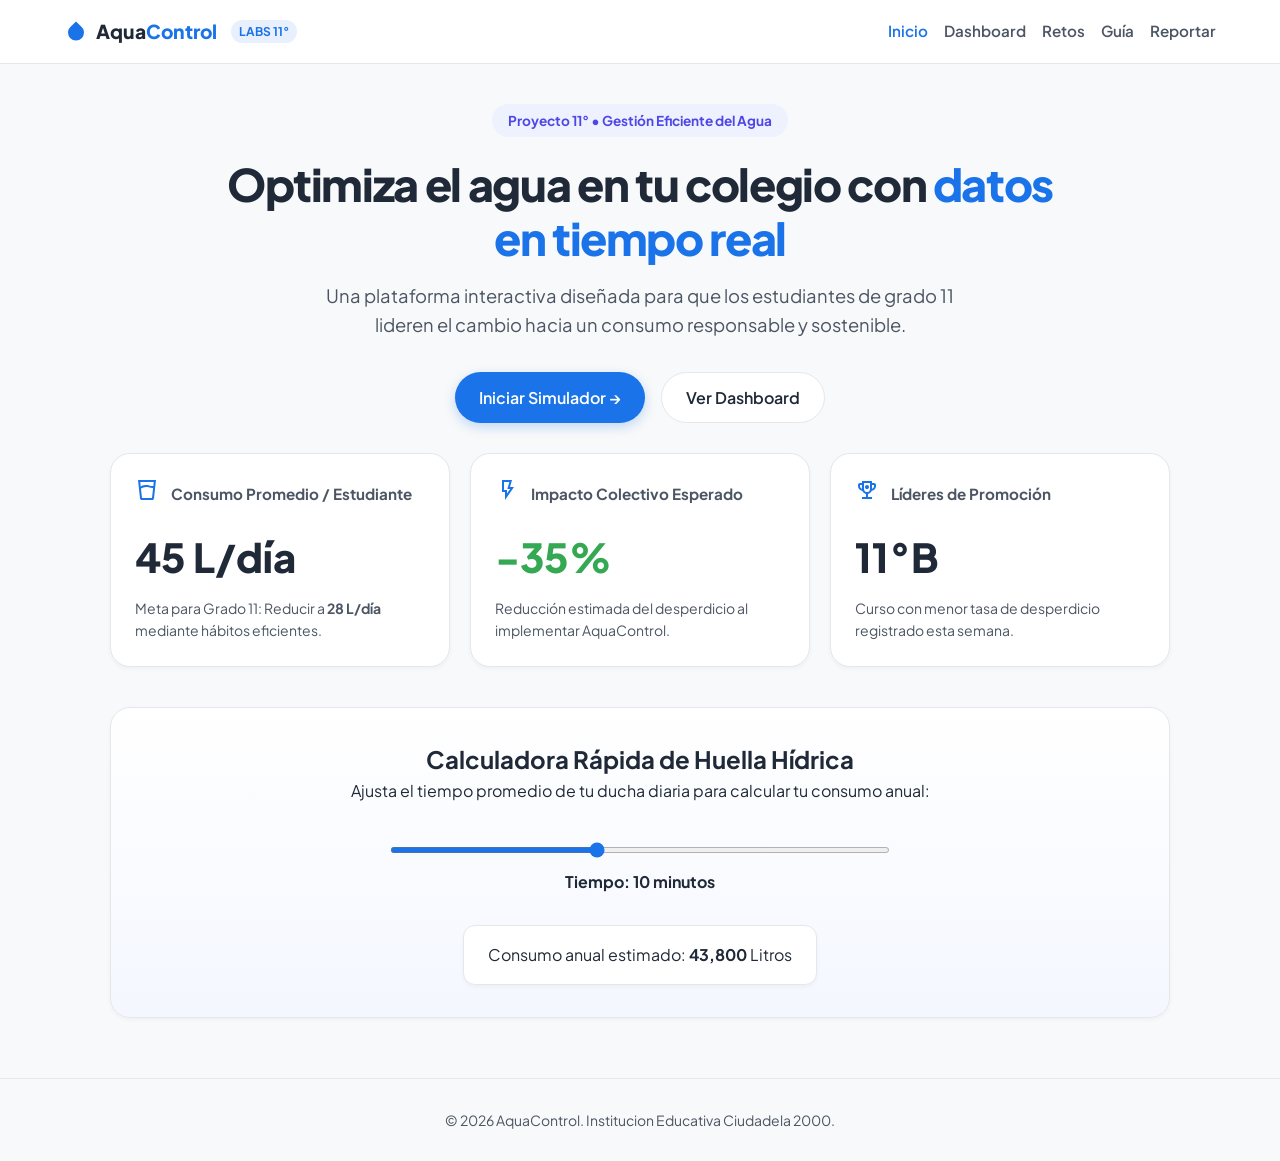
<file: index.html>
<!doctype html>
<html lang="es">
  <head>
    <meta charset="UTF-8" />
    <meta name="viewport" content="width=device-width, initial-scale=1.0" />
    <title>AquaControl</title>
    <link rel="stylesheet" href="css/style.css?v=20261015" />
    <link rel="preconnect" href="https://fonts.googleapis.com" />
    <link rel="preconnect" href="https://fonts.gstatic.com" crossorigin />
    <link rel="shortcut icon" href="assets/favicon.png" type="image/x-png">
    <link
      href="https://fonts.googleapis.com/css2?family=Plus+Jakarta+Sans:wght@400;500;600;700;800&display=swap"
      rel="stylesheet"
    />
  </head>
  <body>
    <header class="navbar">
      <div class="logo">
        <span class="logo-icon"
          ><svg
            xmlns="http://www.w3.org/2000/svg"
            height="24px"
            viewBox="0 -960 960 960"
            width="24px"
            fill="#1a73e8"
          >
            <path
              d="M480-100q-133 0-226.5-92T160-416q0-63 24.5-120.5T254-638l226-222 226 222q45 44 69.5 101.5T800-416q0 132-93.5 224T480-100Z"
            />
          </svg>
        </span>
        <span class="logo-text"
          >Aqua<span class="highlight">Control</span></span
        >
        <span class="badge-lab">LABS 11°</span>
      </div>
      <nav>
        <a href="index.html" class="active">Inicio</a>
        <a href="pages/dashboard.html">Dashboard</a>
        <a href="pages/retos.html">Retos</a>
        <a href="pages/guia.html">Guía</a>
        <a href="pages/reporte.html">Reportar</a>
      </nav>
    </header>

    <main>
      <section class="hero">
        <div class="pill-tag">Proyecto 11° • Gestión Eficiente del Agua</div>
        <h1>
          Optimiza el agua en tu colegio con
          <span class="text-blue">datos en tiempo real</span>
        </h1>
        <p class="hero-subtitle">
          Una plataforma interactiva diseñada para que los estudiantes de grado
          11 lideren el cambio hacia un consumo responsable y sostenible.
        </p>
        <div class="hero-actions">
          <a href="#calculadora" class="btn btn-primary"
            >Iniciar Simulador →</a
          >
          <a href="pages/dashboard.html" class="btn btn-secondary">Ver Dashboard</a>
        </div>
      </section>

      <section id="impacto" class="grid-section">
        <div class="card metric-card">
          <div class="card-header">
            <span class="card-icon"
              ><svg
                xmlns="http://www.w3.org/2000/svg"
                height="24px"
                viewBox="0 -960 960 960"
                width="24px"
                fill="#1a73e8"
              >
                <path
                  d="M444-600q-55 0-108 15.5T238-538l42 378h400l44-400h-28q-38 0-69-5.5T542-587q-23-7-48-10t-50-3Zm-216-25q51-27 105.5-41T445-680q30 0 59.5 4t58.5 12q50 14 76.5 19t56.5 5h37l17-160H210l18 175Zm51 545q-31 0-53.5-20T200-151l-80-729h720l-80 729q-3 31-25.5 51T681-80H279Zm165-80h236-400 164Z"
                />
              </svg>
            </span>
            <span class="card-title">Consumo Promedio / Estudiante</span>
          </div>
          <div class="card-value" id="val-consumo">45 L/día</div>
          <p class="card-desc">
            Meta para Grado 11: Reducir a <b>28 L/día</b> mediante hábitos
            eficientes.
          </p>
        </div>

        <div class="card metric-card">
          <div class="card-header">
            <span class="card-icon">
              <svg
                xmlns="http://www.w3.org/2000/svg"
                height="24px"
                viewBox="0 -960 960 960"
                width="24px"
                fill="#1a73e8"
              >
                <path
                  d="m480-336 128-184H494l80-280H360v320h120v144ZM400-80v-320H280v-480h400l-80 280h160L400-80Zm80-400H360h120Z"
                />
              </svg>
            </span>
            <span class="card-title">Impacto Colectivo Esperado</span>
          </div>
          <div class="card-value text-green">-35%</div>
          <p class="card-desc">
            Reducción estimada del desperdicio al implementar AquaControl.
          </p>
        </div>

        <div class="card metric-card">
          <div class="card-header">
            <span class="card-icon">
              <svg
                xmlns="http://www.w3.org/2000/svg"
                height="24px"
                viewBox="0 -960 960 960"
                width="24px"
                fill="#1a73e8"
              >
                <path
                  d="M536.5-543.5Q560-567 560-600t-23.5-56.5Q513-680 480-680t-56.5 23.5Q400-633 400-600t23.5 56.5Q447-520 480-520t56.5-23.5ZM280-120v-80h160v-124q-49-11-87.5-41.5T296-442q-75-9-125.5-65.5T120-640v-40q0-33 23.5-56.5T200-760h80v-80h400v80h80q33 0 56.5 23.5T840-680v40q0 76-50.5 132.5T664-442q-18 46-56.5 76.5T520-324v124h160v80H280Zm0-408v-152h-80v40q0 38 22 68.5t58 43.5Zm285 93q35-35 35-85v-240H360v240q0 50 35 85t85 35q50 0 85-35Zm115-93q36-13 58-43.5t22-68.5v-40h-80v152Zm-200-52Z"
                />
              </svg>
            </span>
            <span class="card-title">Líderes de Promoción</span>
          </div>
          <div class="card-value">11°B</div>
          <p class="card-desc">
            Curso con menor tasa de desperdicio registrado esta semana.
          </p>
        </div>
      </section>

      <section id="calculadora" class="interactive-section">
        <div class="card wide-card">
          <h2>Calculadora Rápida de Huella Hídrica</h2>
          <p>
            Ajusta el tiempo promedio de tu ducha diaria para calcular tu
            consumo anual:
          </p>

          <div class="slider-container">
            <input
              type="range"
              id="minutos-ducha"
              min="3"
              max="20"
              value="10"
              class="slider"
            />
            <div class="slider-label">
              Tiempo: <span id="ducha-val">10</span> minutos
            </div>
          </div>

          <div class="result-box">
            <p>
              Consumo anual estimado:
              <strong id="resultado-litros">43,800</strong> Litros
            </p>
          </div>
        </div>
      </section>
    </main>

    <footer>
      <p>
        © 2026 AquaControl. Institucion Educativa Ciudadela 2000.
      </p>
    </footer>

    <script src="js/main.js"></script>
  </body>
</html>
</file>
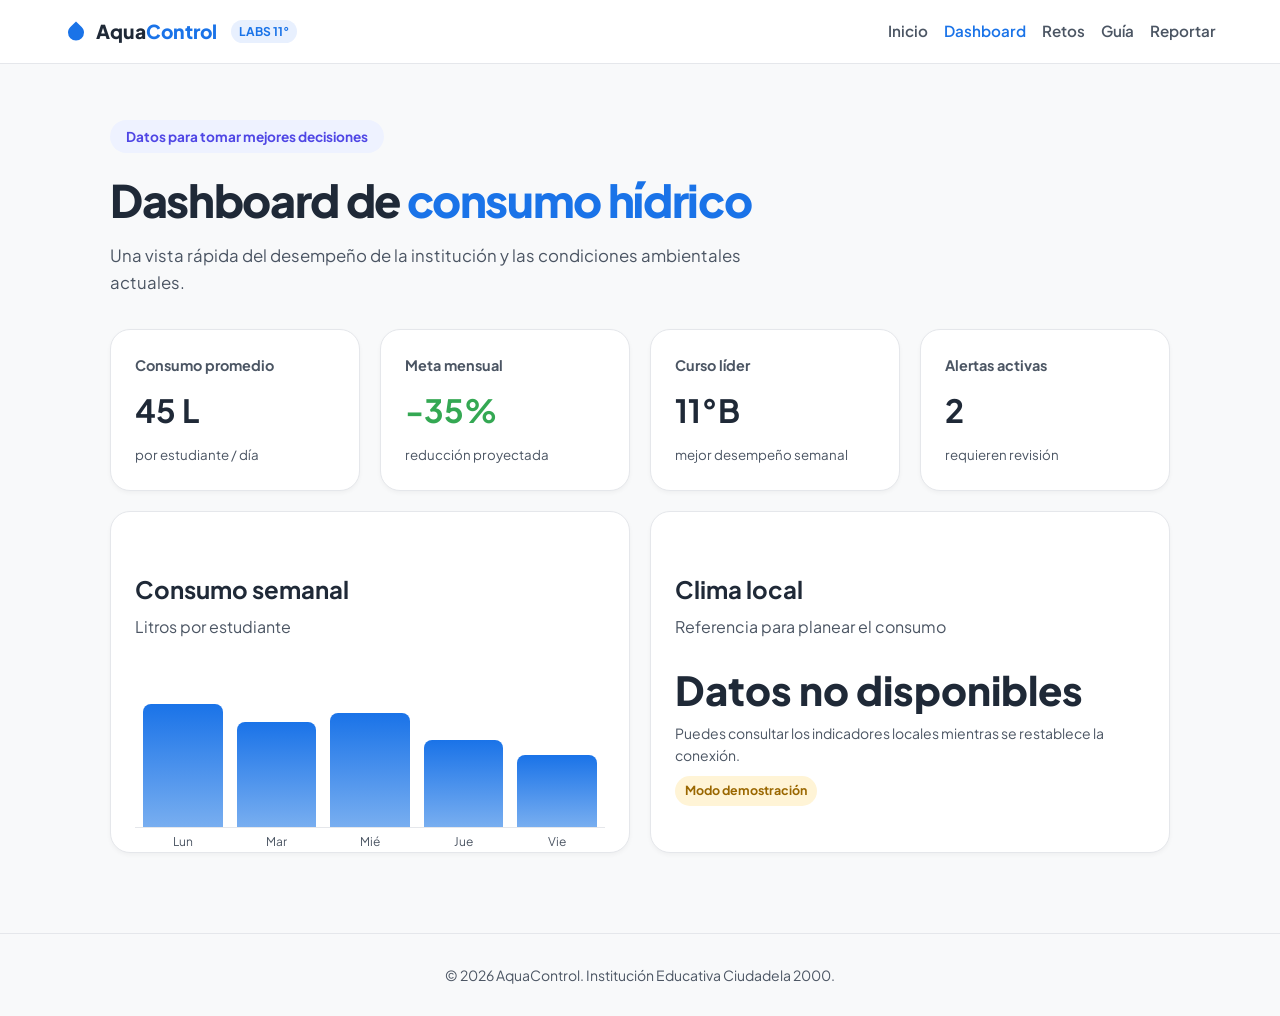
<file: pages/dashboard.html>
<!doctype html>
<html lang="es">
  <head>
    <meta charset="UTF-8" />
    <meta name="viewport" content="width=device-width, initial-scale=1.0" />
    <title>Dashboard | AquaControl</title>
    <link rel="stylesheet" href="../css/style.css?v=20261015" />
    <link rel="shortcut icon" href="../assets/favicon.png" type="image/x-png" />
    <link rel="preconnect" href="https://fonts.googleapis.com" />
    <link rel="preconnect" href="https://fonts.gstatic.com" crossorigin />
    <link href="https://fonts.googleapis.com/css2?family=Plus+Jakarta+Sans:wght@400;500;600;700;800&display=swap" rel="stylesheet" />
    <style>
      .page-hero,.page-content{max-width:1100px;margin-left:auto;margin-right:auto;padding-left:20px;padding-right:20px}.page-hero{margin-top:56px;margin-bottom:32px}.page-hero p{color:#4B5563;max-width:680px;font-size:1.05rem}.page-content{margin-bottom:80px}.stat-grid,.content-grid{display:grid;gap:20px}.stat-grid{grid-template-columns:repeat(4,minmax(0,1fr));margin-bottom:20px}.content-grid{grid-template-columns:repeat(2,minmax(0,1fr))}.stat-card{min-width:0}.stat-card h3{color:#4B5563;font-size:.9rem;margin-bottom:8px;white-space:nowrap;overflow:hidden;text-overflow:ellipsis}.stat-card strong{font-size:2rem}.stat-card small{display:block;color:#4B5563;margin-top:8px}.section-heading{margin:34px 0 18px}.section-heading h2{font-size:1.5rem;margin-bottom:6px}.section-heading p{color:#4B5563}.chart-card{min-height:260px}.bar-chart{height:170px;display:flex;align-items:end;gap:14px;padding:20px 8px 0;border-bottom:1px solid #E5E7EB}.bar{flex:1;background:linear-gradient(180deg,#1A73E8,#78aef0);border-radius:8px 8px 0 0;min-height:20px;position:relative}.bar span{position:absolute;bottom:-25px;width:100%;text-align:center;font-size:.75rem;color:#4B5563}.status{display:inline-block;padding:5px 10px;border-radius:20px;font-size:.78rem;font-weight:700;margin-top:10px}.status-success{background:#e7f6ec;color:#21863a}.status-warning{background:#fff4d6;color:#9a6700}@media(max-width:900px){.stat-grid{grid-template-columns:repeat(2,minmax(0,1fr))}}@media(max-width:600px){.page-hero{margin-top:32px;margin-bottom:24px}.page-hero p{font-size:.95rem}.page-content{padding-left:16px;padding-right:16px;margin-bottom:52px}.stat-grid,.content-grid{grid-template-columns:1fr;gap:14px}.stat-card strong{font-size:1.8rem}.card{padding:20px}.bar-chart{gap:8px;padding-left:0;padding-right:0}}
    </style>
  </head>
  <body data-page="dashboard">
    <header class="navbar">
      <a class="logo" href="../index.html"><span class="logo-icon"><svg xmlns="http://www.w3.org/2000/svg" height="24" viewBox="0 -960 960 960" width="24" fill="currentColor"><path d="M480-100q-133 0-226.5-92T160-416q0-63 24.5-120.5T254-638l226-222 226 222q45 44 69.5 101.5T800-416q0 132-93.5 224T480-100Z"/></svg></span><span class="logo-text">Aqua<span class="highlight">Control</span></span><span class="badge-lab">LABS 11°</span></a>
      <nav><a href="../index.html">Inicio</a><a class="active" href="dashboard.html">Dashboard</a><a href="retos.html">Retos</a><a href="guia.html">Guía</a><a href="reporte.html">Reportar</a></nav>
    </header>
    <main>
      <section class="page-hero"><span class="pill-tag">Datos para tomar mejores decisiones</span><h1>Dashboard de <span class="text-blue">consumo hídrico</span></h1><p>Una vista rápida del desempeño de la institución y las condiciones ambientales actuales.</p></section>
      <section class="page-content">
        <div class="stat-grid">
          <article class="card stat-card"><h3>Consumo promedio</h3><strong>45 L</strong><small>por estudiante / día</small></article>
          <article class="card stat-card"><h3>Meta mensual</h3><strong class="text-green">-35%</strong><small>reducción proyectada</small></article>
          <article class="card stat-card"><h3>Curso líder</h3><strong>11°B</strong><small>mejor desempeño semanal</small></article>
          <article class="card stat-card"><h3>Alertas activas</h3><strong>2</strong><small>requieren revisión</small></article>
        </div>
        <div class="content-grid">
          <article class="card chart-card"><div class="section-heading"><h2>Consumo semanal</h2><p>Litros por estudiante</p></div><div class="bar-chart"><div class="bar" style="height: 82%"><span>Lun</span></div><div class="bar" style="height: 70%"><span>Mar</span></div><div class="bar" style="height: 76%"><span>Mié</span></div><div class="bar" style="height: 58%"><span>Jue</span></div><div class="bar" style="height: 48%"><span>Vie</span></div></div></article>
          <article class="card"><div class="section-heading"><h2>Clima local</h2><p>Referencia para planear el consumo</p></div><strong id="weather-value" class="card-value">Consultando...</strong><p id="weather-details" class="card-desc">Conectando con Open-Meteo.</p><span id="weather-status" class="status status-warning">Cargando</span></article>
        </div>
      </section>
    </main>
    <footer><p>© <span data-year></span> AquaControl. Institución Educativa Ciudadela 2000.</p></footer>
    <script src="../js/pages.js"></script>
  </body>
</html>
</file>
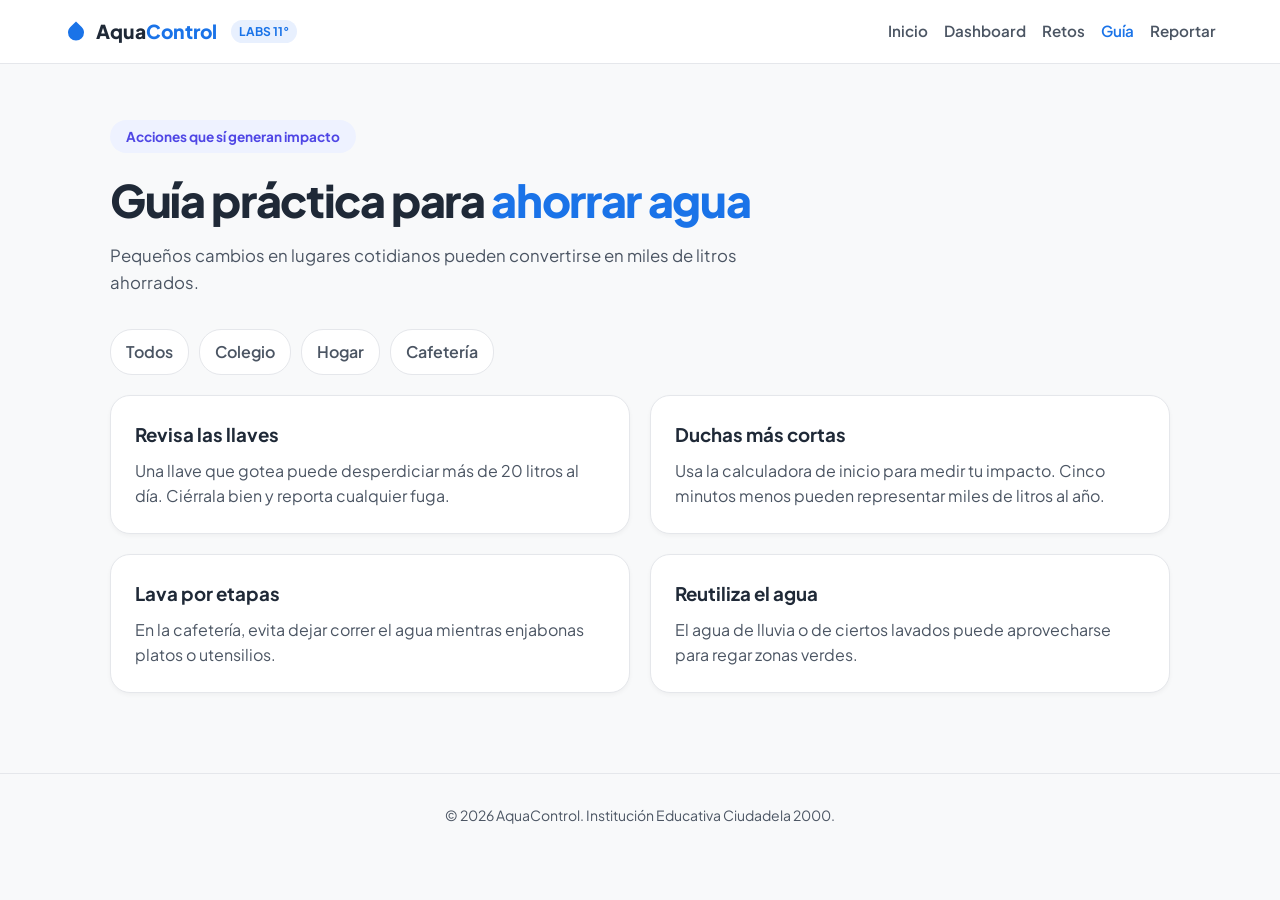
<file: pages/guia.html>
<!doctype html>
<html lang="es">
  <head><meta charset="UTF-8" /><meta name="viewport" content="width=device-width, initial-scale=1.0" /><title>Guía de ahorro | AquaControl</title><link rel="stylesheet" href="../css/style.css?v=20261015" /><link rel="shortcut icon" href="../assets/favicon.png" type="image/x-png" /><link rel="preconnect" href="https://fonts.googleapis.com" /><link rel="preconnect" href="https://fonts.gstatic.com" crossorigin /><link href="https://fonts.googleapis.com/css2?family=Plus+Jakarta+Sans:wght@400;500;600;700;800&display=swap" rel="stylesheet" /><style>.page-hero,.page-content{max-width:1100px;margin-left:auto;margin-right:auto;padding-left:20px;padding-right:20px}.page-hero{margin-top:56px;margin-bottom:32px}.page-hero p{color:#4B5563;max-width:680px;font-size:1.05rem}.page-content{margin-bottom:80px}.filter-bar{display:flex;flex-wrap:wrap;gap:10px;margin-bottom:20px}.filter-button{border:1px solid #E5E7EB;background:#fff;color:#4B5563;padding:9px 15px;border-radius:22px;cursor:pointer;font-weight:600}.content-grid{display:grid;grid-template-columns:repeat(2,minmax(0,1fr));gap:20px}.guide-card h3{margin-bottom:8px}.guide-card p{color:#4B5563}.guide-card[hidden]{display:none}@media(max-width:600px){.page-hero{margin-top:32px;margin-bottom:24px}.page-hero p{font-size:.95rem}.page-content{padding-left:16px;padding-right:16px;margin-bottom:52px}.content-grid{grid-template-columns:1fr;gap:14px}.card{padding:20px}}
</style></head>
  <body data-page="guia">
    <header class="navbar"><a class="logo" href="../index.html"><span class="logo-icon"><svg xmlns="http://www.w3.org/2000/svg" height="24" viewBox="0 -960 960 960" width="24" fill="currentColor"><path d="M480-100q-133 0-226.5-92T160-416q0-63 24.5-120.5T254-638l226-222 226 222q45 44 69.5 101.5T800-416q0 132-93.5 224T480-100Z"/></svg></span><span class="logo-text">Aqua<span class="highlight">Control</span></span><span class="badge-lab">LABS 11°</span></a><nav><a href="../index.html">Inicio</a><a href="dashboard.html">Dashboard</a><a href="retos.html">Retos</a><a class="active" href="guia.html">Guía</a><a href="reporte.html">Reportar</a></nav></header>
    <main><section class="page-hero"><span class="pill-tag">Acciones que sí generan impacto</span><h1>Guía práctica para <span class="text-blue">ahorrar agua</span></h1><p>Pequeños cambios en lugares cotidianos pueden convertirse en miles de litros ahorrados.</p></section><section class="page-content"><div class="filter-bar"><button class="filter-button filter-active" data-filter="todos">Todos</button><button class="filter-button" data-filter="colegio">Colegio</button><button class="filter-button" data-filter="hogar">Hogar</button><button class="filter-button" data-filter="cafeteria">Cafetería</button></div><div class="content-grid"><article class="card guide-card" data-category="colegio"><h3>Revisa las llaves</h3><p>Una llave que gotea puede desperdiciar más de 20 litros al día. Ciérrala bien y reporta cualquier fuga.</p></article><article class="card guide-card" data-category="hogar"><h3>Duchas más cortas</h3><p>Usa la calculadora de inicio para medir tu impacto. Cinco minutos menos pueden representar miles de litros al año.</p></article><article class="card guide-card" data-category="cafeteria"><h3>Lava por etapas</h3><p>En la cafetería, evita dejar correr el agua mientras enjabonas platos o utensilios.</p></article><article class="card guide-card" data-category="colegio"><h3>Reutiliza el agua</h3><p>El agua de lluvia o de ciertos lavados puede aprovecharse para regar zonas verdes.</p></article></div></section></main>
    <footer><p>© <span data-year></span> AquaControl. Institución Educativa Ciudadela 2000.</p></footer><script src="../js/pages.js"></script>
  </body>
</html>
</file>
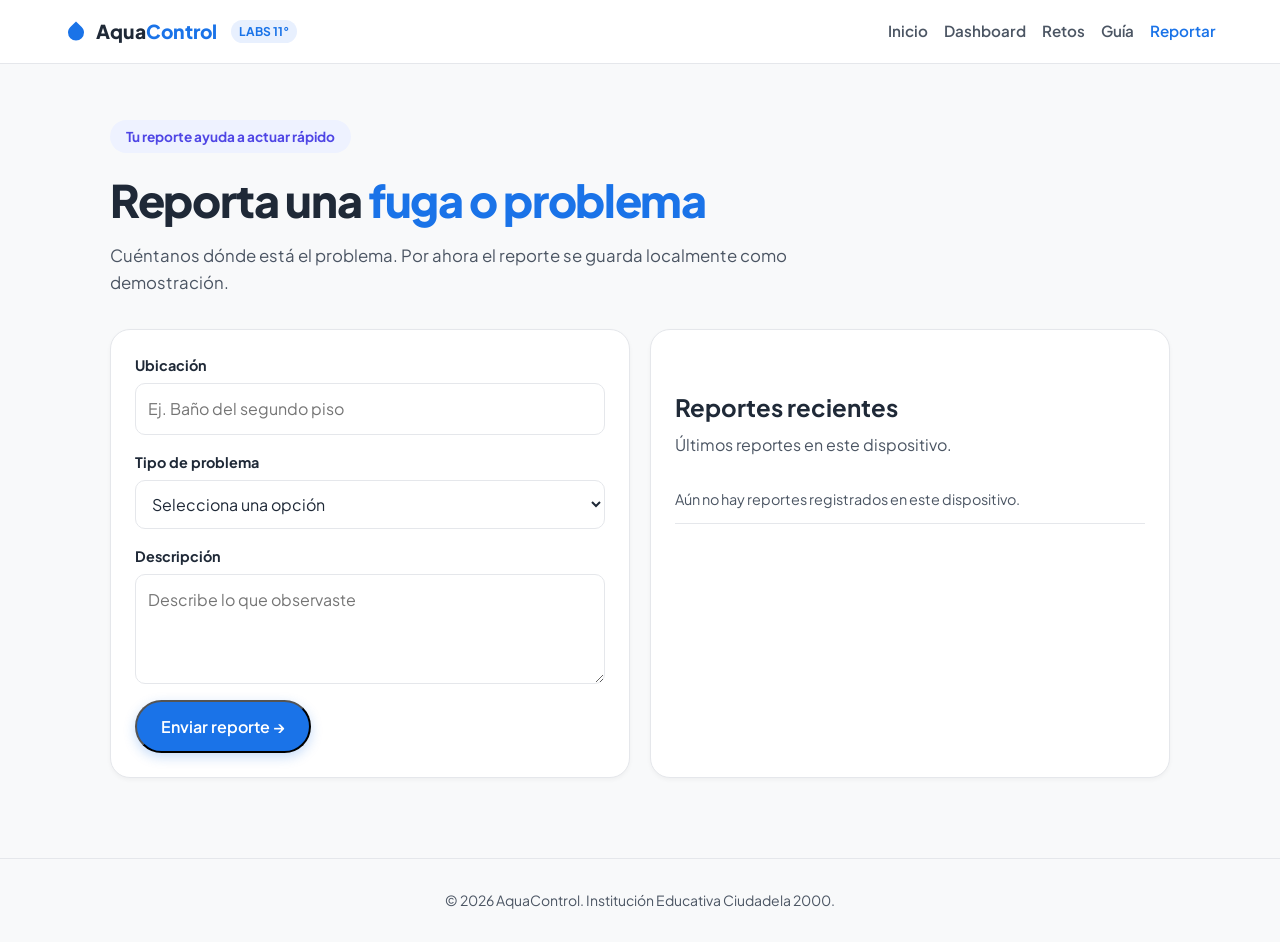
<file: pages/reporte.html>
<!doctype html>
<html lang="es">
  <head><meta charset="UTF-8" /><meta name="viewport" content="width=device-width, initial-scale=1.0" /><title>Reportar una fuga | AquaControl</title><link rel="stylesheet" href="../css/style.css?v=20261015" /><link rel="shortcut icon" href="../assets/favicon.png" type="image/x-png" /><link rel="preconnect" href="https://fonts.googleapis.com" /><link rel="preconnect" href="https://fonts.gstatic.com" crossorigin /><link href="https://fonts.googleapis.com/css2?family=Plus+Jakarta+Sans:wght@400;500;600;700;800&display=swap" rel="stylesheet" /><style>.page-hero,.page-content{max-width:1100px;margin-left:auto;margin-right:auto;padding-left:20px;padding-right:20px}.page-hero{margin-top:56px;margin-bottom:32px}.page-hero p{color:#4B5563;max-width:680px;font-size:1.05rem}.page-content{margin-bottom:80px}.content-grid{display:grid;grid-template-columns:repeat(2,minmax(0,1fr));gap:20px}.form-card{max-width:720px;width:100%}.form-field{display:flex;flex-direction:column;gap:6px;margin-bottom:16px}.form-field label{font-weight:700;font-size:.9rem}.form-field input,.form-field select,.form-field textarea{width:100%;border:1px solid #E5E7EB;border-radius:10px;padding:12px;font:inherit;color:#1F2937;background:#fff}.form-field textarea{min-height:110px;resize:vertical}.confirmation{background:#e7f6ec;color:#21863a;border-radius:10px;padding:12px;margin-bottom:18px}.report-list{list-style:none;display:grid;gap:10px}.report-list li{display:flex;justify-content:space-between;gap:16px;border-bottom:1px solid #E5E7EB;padding:12px 0}.report-list span,.empty-state{color:#4B5563;font-size:.9rem}@media(max-width:600px){.page-hero{margin-top:32px;margin-bottom:24px}.page-hero p{font-size:.95rem}.page-content{padding-left:16px;padding-right:16px;margin-bottom:52px}.content-grid{grid-template-columns:1fr;gap:14px}.card{padding:20px}.form-card .btn{width:100%}.report-list li{flex-direction:column;gap:4px}}
</style></head>
  <body data-page="reporte">
    <header class="navbar"><a class="logo" href="../index.html"><span class="logo-icon"><svg xmlns="http://www.w3.org/2000/svg" height="24" viewBox="0 -960 960 960" width="24" fill="currentColor"><path d="M480-100q-133 0-226.5-92T160-416q0-63 24.5-120.5T254-638l226-222 226 222q45 44 69.5 101.5T800-416q0 132-93.5 224T480-100Z"/></svg></span><span class="logo-text">Aqua<span class="highlight">Control</span></span><span class="badge-lab">LABS 11°</span></a><nav><a href="../index.html">Inicio</a><a href="dashboard.html">Dashboard</a><a href="retos.html">Retos</a><a href="guia.html">Guía</a><a class="active" href="reporte.html">Reportar</a></nav></header>
    <main><section class="page-hero"><span class="pill-tag">Tu reporte ayuda a actuar rápido</span><h1>Reporta una <span class="text-blue">fuga o problema</span></h1><p>Cuéntanos dónde está el problema. Por ahora el reporte se guarda localmente como demostración.</p></section><section class="page-content"><div class="content-grid"><article class="card form-card"><div id="report-confirmation" class="confirmation" hidden>Reporte recibido. Gracias por cuidar el agua.</div><form id="report-form"><div class="form-field"><label for="location">Ubicación</label><input id="location" name="location" required placeholder="Ej. Baño del segundo piso" /></div><div class="form-field"><label for="type">Tipo de problema</label><select id="type" name="type" required><option value="">Selecciona una opción</option><option>Llave goteando</option><option>Tubería rota</option><option>Tanque rebosado</option><option>Otro problema</option></select></div><div class="form-field"><label for="description">Descripción</label><textarea id="description" name="description" required placeholder="Describe lo que observaste"></textarea></div><button class="btn btn-primary" type="submit">Enviar reporte →</button></form></article><article class="card"><div class="section-heading"><h2>Reportes recientes</h2><p>Últimos reportes en este dispositivo.</p></div><ul id="report-list" class="report-list"></ul></article></div></section></main>
    <footer><p>© <span data-year></span> AquaControl. Institución Educativa Ciudadela 2000.</p></footer><script src="../js/pages.js"></script>
  </body>
</html>
</file>
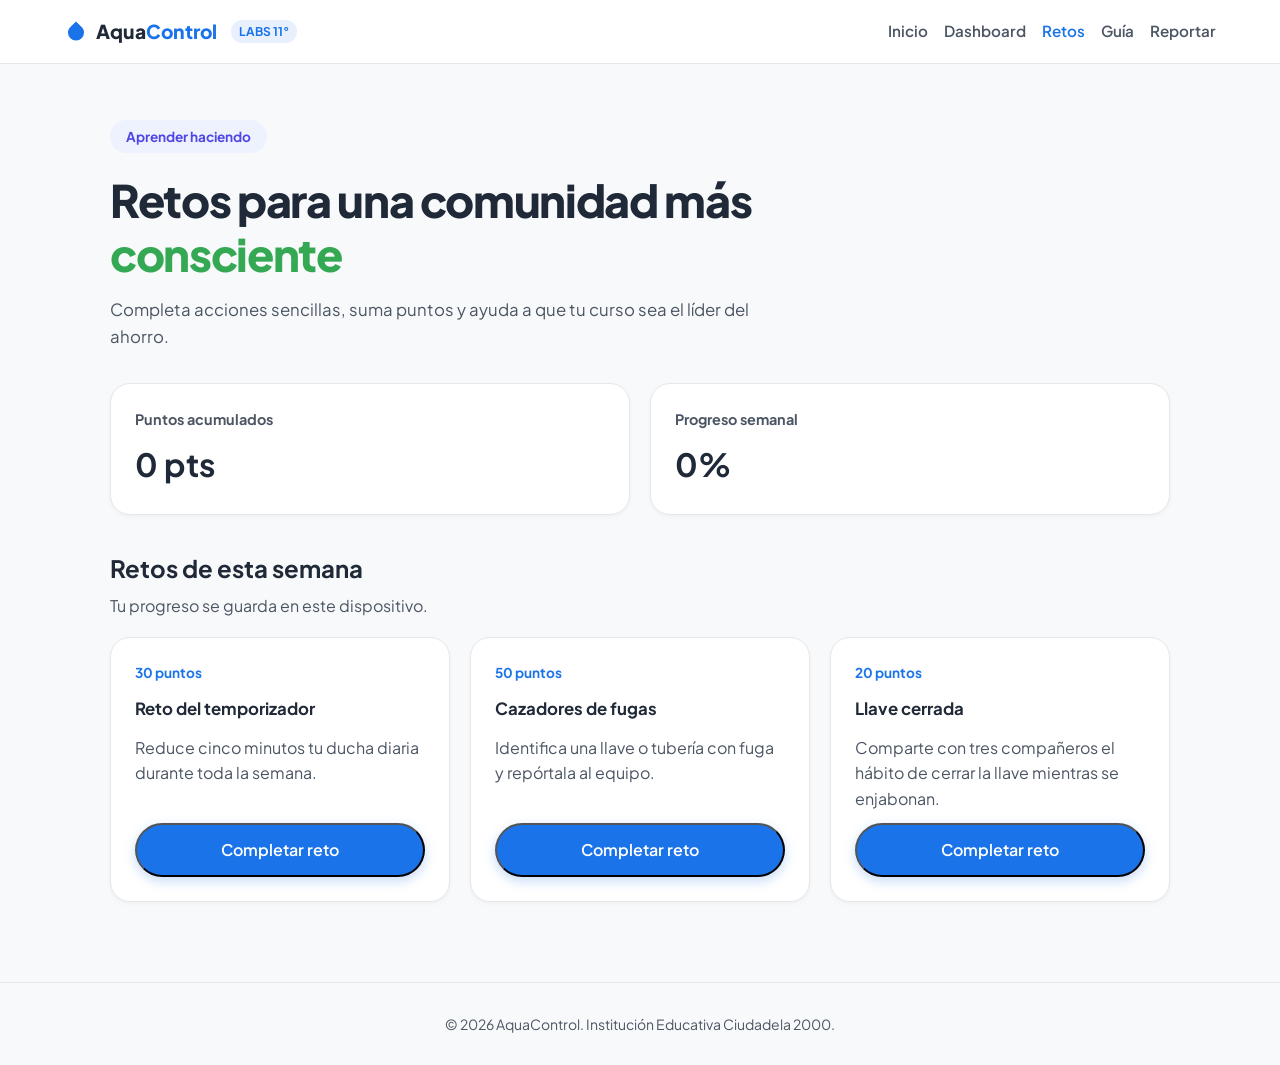
<file: pages/retos.html>
<!doctype html>
<html lang="es">
  <head><meta charset="UTF-8" /><meta name="viewport" content="width=device-width, initial-scale=1.0" /><title>Retos | AquaControl</title><link rel="stylesheet" href="../css/style.css?v=20261015" /><link rel="shortcut icon" href="../assets/favicon.png" type="image/x-png" /><link rel="preconnect" href="https://fonts.googleapis.com" /><link rel="preconnect" href="https://fonts.gstatic.com" crossorigin /><link href="https://fonts.googleapis.com/css2?family=Plus+Jakarta+Sans:wght@400;500;600;700;800&display=swap" rel="stylesheet" /><style>.page-hero,.page-content{max-width:1100px;margin-left:auto;margin-right:auto;padding-left:20px;padding-right:20px}.page-hero{margin-top:56px;margin-bottom:32px}.page-hero p{color:#4B5563;max-width:680px;font-size:1.05rem}.page-content{margin-bottom:80px}.stat-grid,.content-grid{display:grid;gap:20px}.stat-grid{grid-template-columns:repeat(2,minmax(0,1fr));margin-bottom:20px}.content-grid{grid-template-columns:repeat(3,minmax(0,1fr))}.stat-card{min-width:0}.stat-card h3{color:#4B5563;font-size:.9rem;margin-bottom:8px}.stat-card strong{font-size:2rem}.stat-card small{display:block;color:#4B5563;margin-top:8px}.section-heading{margin:34px 0 18px}.section-heading h2{font-size:1.5rem;margin-bottom:6px}.section-heading p{color:#4B5563}.challenge-card{display:flex;flex-direction:column;gap:12px}.challenge-card p{color:#4B5563;flex:1}.challenge-meta{color:#1A73E8;font-weight:700;font-size:.85rem}@media(max-width:900px){.content-grid{grid-template-columns:repeat(2,minmax(0,1fr))}}@media(max-width:600px){.page-hero{margin-top:32px;margin-bottom:24px}.page-hero p{font-size:.95rem}.page-content{padding-left:16px;padding-right:16px;margin-bottom:52px}.stat-grid,.content-grid{grid-template-columns:1fr;gap:14px}.card{padding:20px}.challenge-card .btn{width:100%}}
</style></head>
  <body data-page="retos">
    <header class="navbar"><a class="logo" href="../index.html"><span class="logo-icon"><svg xmlns="http://www.w3.org/2000/svg" height="24" viewBox="0 -960 960 960" width="24" fill="currentColor"><path d="M480-100q-133 0-226.5-92T160-416q0-63 24.5-120.5T254-638l226-222 226 222q45 44 69.5 101.5T800-416q0 132-93.5 224T480-100Z"/></svg></span><span class="logo-text">Aqua<span class="highlight">Control</span></span><span class="badge-lab">LABS 11°</span></a><nav><a href="../index.html">Inicio</a><a href="dashboard.html">Dashboard</a><a class="active" href="retos.html">Retos</a><a href="guia.html">Guía</a><a href="reporte.html">Reportar</a></nav></header>
    <main><section class="page-hero"><span class="pill-tag">Aprender haciendo</span><h1>Retos para una comunidad más <span class="text-green">consciente</span></h1><p>Completa acciones sencillas, suma puntos y ayuda a que tu curso sea el líder del ahorro.</p></section><section class="page-content"><div class="stat-grid"><article class="card stat-card"><h3>Puntos acumulados</h3><strong id="challenge-points">0 pts</strong></article><article class="card stat-card"><h3>Progreso semanal</h3><strong id="challenge-progress">0%</strong></article></div><div class="section-heading"><h2>Retos de esta semana</h2><p>Tu progreso se guarda en este dispositivo.</p></div><div class="content-grid"><article class="card challenge-card" data-challenge="ducha" data-points="30"><span class="challenge-meta">30 puntos</span><h3>Reto del temporizador</h3><p>Reduce cinco minutos tu ducha diaria durante toda la semana.</p><button class="btn btn-primary" type="button">Completar reto</button></article><article class="card challenge-card" data-challenge="fugas" data-points="50"><span class="challenge-meta">50 puntos</span><h3>Cazadores de fugas</h3><p>Identifica una llave o tubería con fuga y repórtala al equipo.</p><button class="btn btn-primary" type="button">Completar reto</button></article><article class="card challenge-card" data-challenge="lavamanos" data-points="20"><span class="challenge-meta">20 puntos</span><h3>Llave cerrada</h3><p>Comparte con tres compañeros el hábito de cerrar la llave mientras se enjabonan.</p><button class="btn btn-primary" type="button">Completar reto</button></article></div></section></main>
    <footer><p>© <span data-year></span> AquaControl. Institución Educativa Ciudadela 2000.</p></footer><script src="../js/pages.js"></script>
  </body>
</html>
</file>
<file: css/style.css>
:root {
  --bg-main: #F8F9FA;
  --bg-card: #FFFFFF;
  --text-primary: #1F2937;
  --text-secondary: #4B5563;
  --accent-blue: #1A73E8;
  --accent-blue-hover: #1557B0;
  --accent-green: #34A853;
  --accent-light: #E8F0FE;
  --border-color: #E5E7EB;
  --shadow-sm: 0 2px 4px rgba(0,0,0,0.04);
  --shadow-md: 0 10px 25px -5px rgba(0, 0, 0, 0.05), 0 8px 10px -6px rgba(0, 0, 0, 0.01);
  --radius-lg: 20px;
  --radius-md: 12px;
}

* {
  box-sizing: border-box;
  margin: 0;
  padding: 0;
  font-family: 'Plus Jakarta Sans', -apple-system, BlinkMacSystemFont, sans-serif;
}

body {
  background-color: var(--bg-main);
  color: var(--text-primary);
  line-height: 1.6;
  width: 100%;
  overflow-x: hidden;
}

/* NAVBAR RESPONSIVE */
.navbar {
  display: flex;
  justify-content: space-between;
  align-items: center;
  padding: 1rem 5%;
  background: rgba(255, 255, 255, 0.9);
  backdrop-filter: blur(12px);
  border-bottom: 1px solid var(--border-color);
  position: sticky;
  top: 0;
  z-index: 100;
  flex-wrap: wrap;
  gap: 14px 24px;
}

.logo {
  display: flex;
  align-items: center;
  gap: 8px;
  font-weight: 800;
  font-size: 1.2rem;
  color: var(--text-primary);
  text-decoration: none;
  white-space: nowrap;
}

.logo-icon {
  display: inline-flex;
  align-items: center;
  justify-content: center;
  color: var(--accent-blue);
  line-height: 1;
}

.logo-icon svg {
  display: block;
}

.highlight {
  color: var(--accent-blue);
}

.badge-lab {
  background-color: var(--accent-light);
  color: var(--accent-blue);
  font-size: 0.75rem;
  padding: 2px 8px;
  border-radius: 20px;
  font-weight: 700;
  margin-left: 6px;
}

nav {
  display: flex;
  gap: 16px;
  align-items: center;
  flex-wrap: wrap;
  justify-content: flex-end;
}

nav a {
  text-decoration: none;
  color: var(--text-secondary);
  font-weight: 600;
  font-size: 0.95rem;
  transition: color 0.2s ease;
}

nav a:hover, nav a.active {
  color: var(--accent-blue);
}

/* HERO SECTION RESPONSIVE */
.hero {
  max-width: 900px;
  margin: 40px auto 30px auto;
  text-align: center;
  padding: 0 20px;
}

.pill-tag {
  display: inline-block;
  background-color: #EEF2FF;
  color: #4F46E5;
  font-size: 0.85rem;
  font-weight: 700;
  padding: 6px 16px;
  border-radius: 30px;
  margin-bottom: 20px;
}

h1 {
  /* clamp(mínimo, preferido, máximo) para tipografía fluida */
  font-size: clamp(1.8rem, 4vw + 1rem, 2.8rem);
  font-weight: 800;
  letter-spacing: -0.03em;
  margin-bottom: 16px;
  line-height: 1.2;
}

.text-blue { color: var(--accent-blue); }
.text-green { color: var(--accent-green); }

.hero-subtitle {
  font-size: clamp(0.95rem, 2vw, 1.15rem);
  color: var(--text-secondary);
  max-width: 650px;
  margin: 0 auto 32px auto;
}

.hero-actions {
  display: flex;
  justify-content: center;
  gap: 16px;
  flex-wrap: wrap;
}

/* BUTTONS */
.btn {
  padding: 12px 24px;
  border-radius: 30px;
  font-weight: 600;
  text-decoration: none;
  transition: all 0.2s ease;
  display: inline-flex;
  align-items: center;
  justify-content: center;
  width: auto;
}

.btn-primary {
  background-color: var(--accent-blue);
  color: white;
  box-shadow: 0 4px 12px rgba(26, 115, 232, 0.25);
}

.btn-primary:hover {
  background-color: var(--accent-blue-hover);
  transform: translateY(-2px);
}

.btn-secondary {
  background-color: var(--bg-card);
  color: var(--text-primary);
  border: 1px solid var(--border-color);
}

.btn-secondary:hover {
  background-color: var(--bg-main);
}

/* CARDS & GRID RESPONSIVE */
.grid-section {
  max-width: 1100px;
  margin: 0 auto 40px auto;
  display: grid;
  /* Auto-fit adaptable a pantallas pequeñas */
  grid-template-columns: repeat(auto-fit, minmax(260px, 1fr));
  gap: 20px;
  padding: 0 20px;
}

.card {
  background: var(--bg-card);
  border: 1px solid var(--border-color);
  border-radius: var(--radius-lg);
  padding: 24px;
  box-shadow: var(--shadow-sm);
  transition: box-shadow 0.3s ease, transform 0.3s ease;
}

.card:hover {
  box-shadow: var(--shadow-md);
  transform: translateY(-4px);
}

.card-header {
  display: flex;
  align-items: center;
  gap: 12px;
  margin-bottom: 16px;
}

.card-title {
  font-size: 0.95rem;
  font-weight: 700;
  color: var(--text-secondary);
}

.card-value {
  font-size: clamp(2rem, 3vw + 1rem, 2.5rem);
  font-weight: 800;
  margin-bottom: 8px;
}

.card-desc {
  font-size: 0.875rem;
  color: var(--text-secondary);
}

/* CALCULATOR SECTION */
.interactive-section {
  max-width: 1100px;
  margin: 0 auto 60px auto;
  padding: 0 20px;
}

.wide-card {
  text-align: center;
  background: linear-gradient(180deg, #FFFFFF 0%, #F4F7FF 100%);
  padding: 32px 20px;
}

.slider-container {
  margin: 30px auto;
  max-width: 500px;
  width: 100%;
}

.slider {
  width: 100%;
  accent-color: var(--accent-blue);
  cursor: pointer;
  height: 6px;
}

.slider-label {
  margin-top: 10px;
  font-weight: 700;
}

.result-box {
  background: var(--bg-card);
  border: 1px solid var(--border-color);
  display: inline-block;
  padding: 16px 24px;
  border-radius: var(--radius-md);
  box-shadow: var(--shadow-sm);
  max-width: 100%;
  word-break: break-word;
}

footer {
  text-align: center;
  padding: 30px 20px;
  border-top: 1px solid var(--border-color);
  color: var(--text-secondary);
  font-size: 0.875rem;
}

/* INTERNAL PAGES */
.page-hero {
  max-width: 1100px;
  margin: 56px auto 32px;
  padding: 0 20px;
}

.page-hero h1 { max-width: 760px; }
.page-hero p { color: var(--text-secondary); max-width: 680px; font-size: 1.05rem; }
.page-content { max-width: 1100px; margin: 0 auto 80px; padding: 0 20px; }
.section-heading { margin: 34px 0 18px; }
.section-heading h2 { font-size: 1.5rem; margin-bottom: 6px; }
.section-heading p { color: var(--text-secondary); }
.stat-grid, .content-grid { display: grid; grid-template-columns: repeat(2, minmax(0, 1fr)); gap: 20px; }
.stat-grid { grid-template-columns: repeat(4, minmax(0, 1fr)); }
.stat-grid { margin-bottom: 20px; }
.content-grid > .card { min-width: 0; }
.stat-card { min-width: 0; }
.stat-card h3 { color: var(--text-secondary); font-size: .9rem; margin-bottom: 8px; white-space: nowrap; overflow: hidden; text-overflow: ellipsis; }
.stat-card strong { font-size: 2rem; }
.stat-card small { display: block; color: var(--text-secondary); margin-top: 8px; }
.status { display: inline-block; padding: 5px 10px; border-radius: 20px; font-size: .78rem; font-weight: 700; margin-top: 10px; }
.status-success { background: #e7f6ec; color: #21863a; }
.status-warning { background: #fff4d6; color: #9a6700; }
.chart-card { min-height: 260px; }
.bar-chart { height: 170px; display: flex; align-items: end; gap: 14px; padding: 20px 8px 0; border-bottom: 1px solid var(--border-color); }
.bar { flex: 1; background: linear-gradient(180deg, var(--accent-blue), #78aef0); border-radius: 8px 8px 0 0; min-height: 20px; position: relative; }
.bar span { position: absolute; bottom: -25px; width: 100%; text-align: center; font-size: .75rem; color: var(--text-secondary); }
.challenge-card { display: flex; flex-direction: column; gap: 12px; }
.challenge-card h3 { font-size: 1.05rem; }
.challenge-card p { color: var(--text-secondary); flex: 1; }
.challenge-card.is-complete { border-color: var(--accent-green); background: #f5fcf7; }
.challenge-card.is-complete button { background: var(--accent-green); }
.challenge-meta { color: var(--accent-blue); font-weight: 700; font-size: .85rem; }
.filter-bar { display: flex; flex-wrap: wrap; gap: 10px; margin-bottom: 20px; }
.filter-button { border: 1px solid var(--border-color); background: white; color: var(--text-secondary); padding: 9px 15px; border-radius: 22px; cursor: pointer; font-weight: 600; }
.filter-active, .filter-button:hover { background: var(--accent-light); color: var(--accent-blue); border-color: #b6d1f7; }
.guide-card h3 { margin-bottom: 8px; }
.guide-card p { color: var(--text-secondary); }
.guide-card[hidden] { display: none; }
.form-card { max-width: 720px; width: 100%; }
.form-field { display: flex; flex-direction: column; gap: 6px; margin-bottom: 16px; }
.form-field label { font-weight: 700; font-size: .9rem; }
.form-field input, .form-field select, .form-field textarea { width: 100%; border: 1px solid var(--border-color); border-radius: 10px; padding: 12px; font: inherit; color: var(--text-primary); background: white; }
.form-field textarea { min-height: 110px; resize: vertical; }
.confirmation { background: #e7f6ec; color: #21863a; border-radius: 10px; padding: 12px; margin-bottom: 18px; }
.report-list { list-style: none; display: grid; gap: 10px; }
.report-list li { display: flex; justify-content: space-between; gap: 16px; border-bottom: 1px solid var(--border-color); padding: 12px 0; }
.report-list span, .empty-state { color: var(--text-secondary); font-size: .9rem; }
button { font: inherit; }
.filter-button:focus-visible, .btn:focus-visible, nav a:focus-visible, input:focus-visible, select:focus-visible, textarea:focus-visible {
  outline: 3px solid rgba(26, 115, 232, .28);
  outline-offset: 2px;
}

@media (max-width: 600px) {
  .navbar {
    align-items: center;
    padding: .85rem 1rem;
  }

  nav {
    width: 100%;
    justify-content: flex-start;
    flex-wrap: nowrap;
    gap: 18px;
    margin-top: 2px;
    overflow-x: auto;
    padding-bottom: 3px;
    scrollbar-width: none;
  }

  nav::-webkit-scrollbar { display: none; }
  nav a { flex: 0 0 auto; font-size: .84rem; }
  .badge-lab { font-size: .65rem; padding: 2px 6px; }
  .page-hero { margin-top: 32px; margin-bottom: 24px; }
  .page-hero p { font-size: .95rem; }
  .page-content { padding: 0 16px; margin-bottom: 52px; }
  .stat-grid, .content-grid { grid-template-columns: 1fr; gap: 14px; }
  .stat-card strong { font-size: 1.8rem; }
  .section-heading { margin-top: 26px; }
  .chart-card { min-height: 240px; }
  .bar-chart { gap: 8px; padding-left: 0; padding-right: 0; }
  .card { padding: 20px; }
  .challenge-card .btn, .form-card .btn { width: 100%; }
  .report-list li { flex-direction: column; gap: 4px; }
}

/* MEDIA QUERIES (DISPOSITIVOS MÓVILES Y TABLETS) */

/* Pantallas de smartphones (hasta 600px) */
@media (max-width: 600px) {
  .navbar {
    justify-content: center;
    padding: 0.8rem 1rem;
  }

  nav {
    width: 100%;
    justify-content: center;
    gap: 20px;
    margin-top: 4px;
  }

  nav a {
    margin-left: 0;
  }

  .hero {
    margin: 24px auto;
  }

  .hero-actions {
    flex-direction: column;
    width: 100%;
  }

  .btn {
    width: 100%;
  }

  .grid-section {
    grid-template-columns: 1fr; /* 1 sola columna en celular */
    padding: 0 16px;
  }

  .card {
    padding: 20px;
  }
}

/* Tablets (entre 601px y 900px) */
@media (min-width: 601px) and (max-width: 900px) {
  .navbar { padding-left: 3%; padding-right: 3%; }
  nav { gap: 12px; }
  nav a { font-size: .86rem; }
  .stat-grid { grid-template-columns: repeat(2, minmax(0, 1fr)); }
  .hero-actions {
    flex-direction: row;
  }
}
</file>
